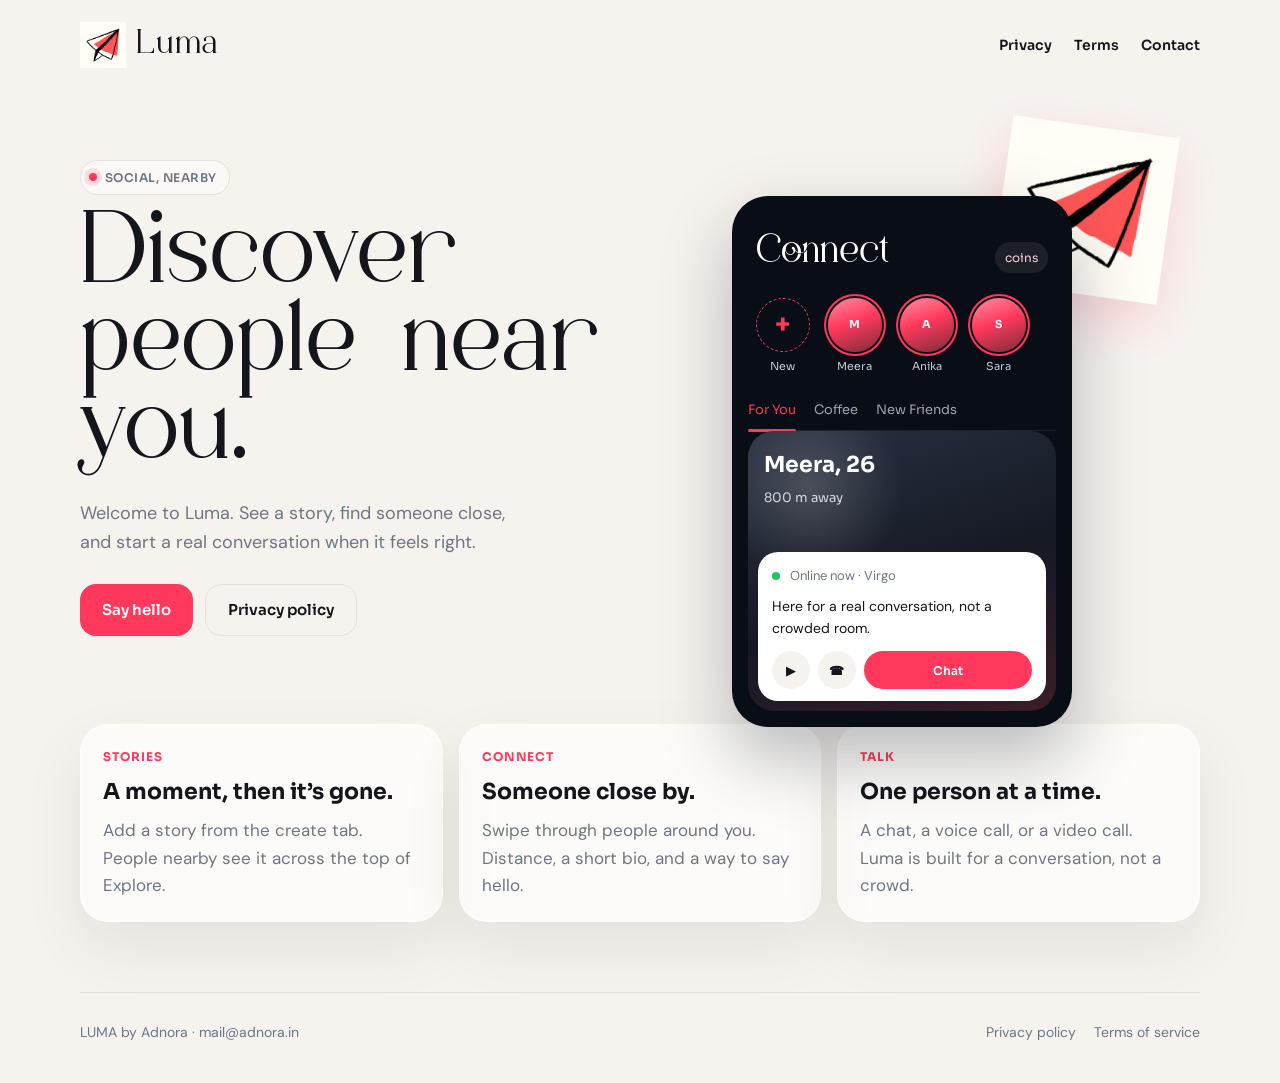
<file: index.html>
<!DOCTYPE html>
<html lang="en">
<head>
  <meta charset="utf-8">
  <meta name="viewport" content="width=device-width, initial-scale=1">
  <title>LUMA — Discover people near you</title>
  <meta name="description" content="LUMA is a social app for finding people nearby, sharing stories, and talking one to one.">
  <link rel="icon" href="assets/logo.png">
  <link rel="preconnect" href="https://fonts.googleapis.com">
  <link rel="preconnect" href="https://fonts.gstatic.com" crossorigin>
  <link href="https://fonts.googleapis.com/css2?family=DM+Sans:ital,opsz,wght@0,9..40,400;0,9..40,500;1,9..40,400&family=Sora:wght@500;600;700&display=swap" rel="stylesheet">
  <link rel="stylesheet" href="css/site.css">
</head>
<body>
  <div class="wrap">
    <nav>
      <a class="brand" href="/"><img src="assets/logo.png" alt=""><span>Luma</span></a>
      <div class="nav-links">
        <a href="/privacy-policy">Privacy</a>
        <a href="/terms-of-service">Terms</a>
        <a href="mailto:mail@adnora.in">Contact</a>
      </div>
    </nav>

    <header class="hero">
      <div>
        <p class="eyebrow"><span class="dot"></span> Social, nearby</p>
        <h1>Discover people near you.</h1>
        <p class="lede">Welcome to Luma. See a story, find someone close, and start a real conversation when it feels right.</p>
        <div class="actions">
          <a class="button" href="mailto:mail@adnora.in">Say hello</a>
          <a class="button ghost" href="/privacy-policy">Privacy policy</a>
        </div>
      </div>

      <div class="stage" aria-hidden="true">
        <img class="plane" src="assets/logo.png" alt="">
        <div class="phone">
          <div class="phone-top">
            <strong>Connect</strong>
            <span class="coins">coins</span>
          </div>
          <div class="stories">
            <div class="story"><div class="ring new">+</div>New</div>
            <div class="story"><div class="ring">M</div>Meera</div>
            <div class="story"><div class="ring">A</div>Anika</div>
            <div class="story"><div class="ring">S</div>Sara</div>
          </div>
          <div class="rail"><span class="on">For You</span><span>Coffee</span><span>New Friends</span></div>
          <div class="card">
            <div class="card-name"><b>Meera, 26</b><span>800 m away</span></div>
            <div class="sheet">
              <div class="meta"><span class="online"></span> Online now · Virgo</div>
              <p>Here for a real conversation, not a crowded room.</p>
              <div class="sheet-actions">
                <span class="circle">▶</span>
                <span class="circle">☎</span>
                <span class="chat">Chat</span>
              </div>
            </div>
          </div>
        </div>
      </div>
    </header>

    <section class="ideas">
      <article class="idea">
        <em>Stories</em>
        <h2>A moment, then it’s gone.</h2>
        <p>Add a story from the create tab. People nearby see it across the top of Explore.</p>
      </article>
      <article class="idea">
        <em>Connect</em>
        <h2>Someone close by.</h2>
        <p>Swipe through people around you. Distance, a short bio, and a way to say hello.</p>
      </article>
      <article class="idea">
        <em>Talk</em>
        <h2>One person at a time.</h2>
        <p>A chat, a voice call, or a video call. Luma is built for a conversation, not a crowd.</p>
      </article>
    </section>

    <footer>
      <div class="foot">
        <span>LUMA by Adnora · mail@adnora.in</span>
        <nav>
          <a href="/privacy-policy">Privacy policy</a>
          <a href="/terms-of-service">Terms of service</a>
        </nav>
      </div>
    </footer>
  </div>
</body>
</html>
</file>
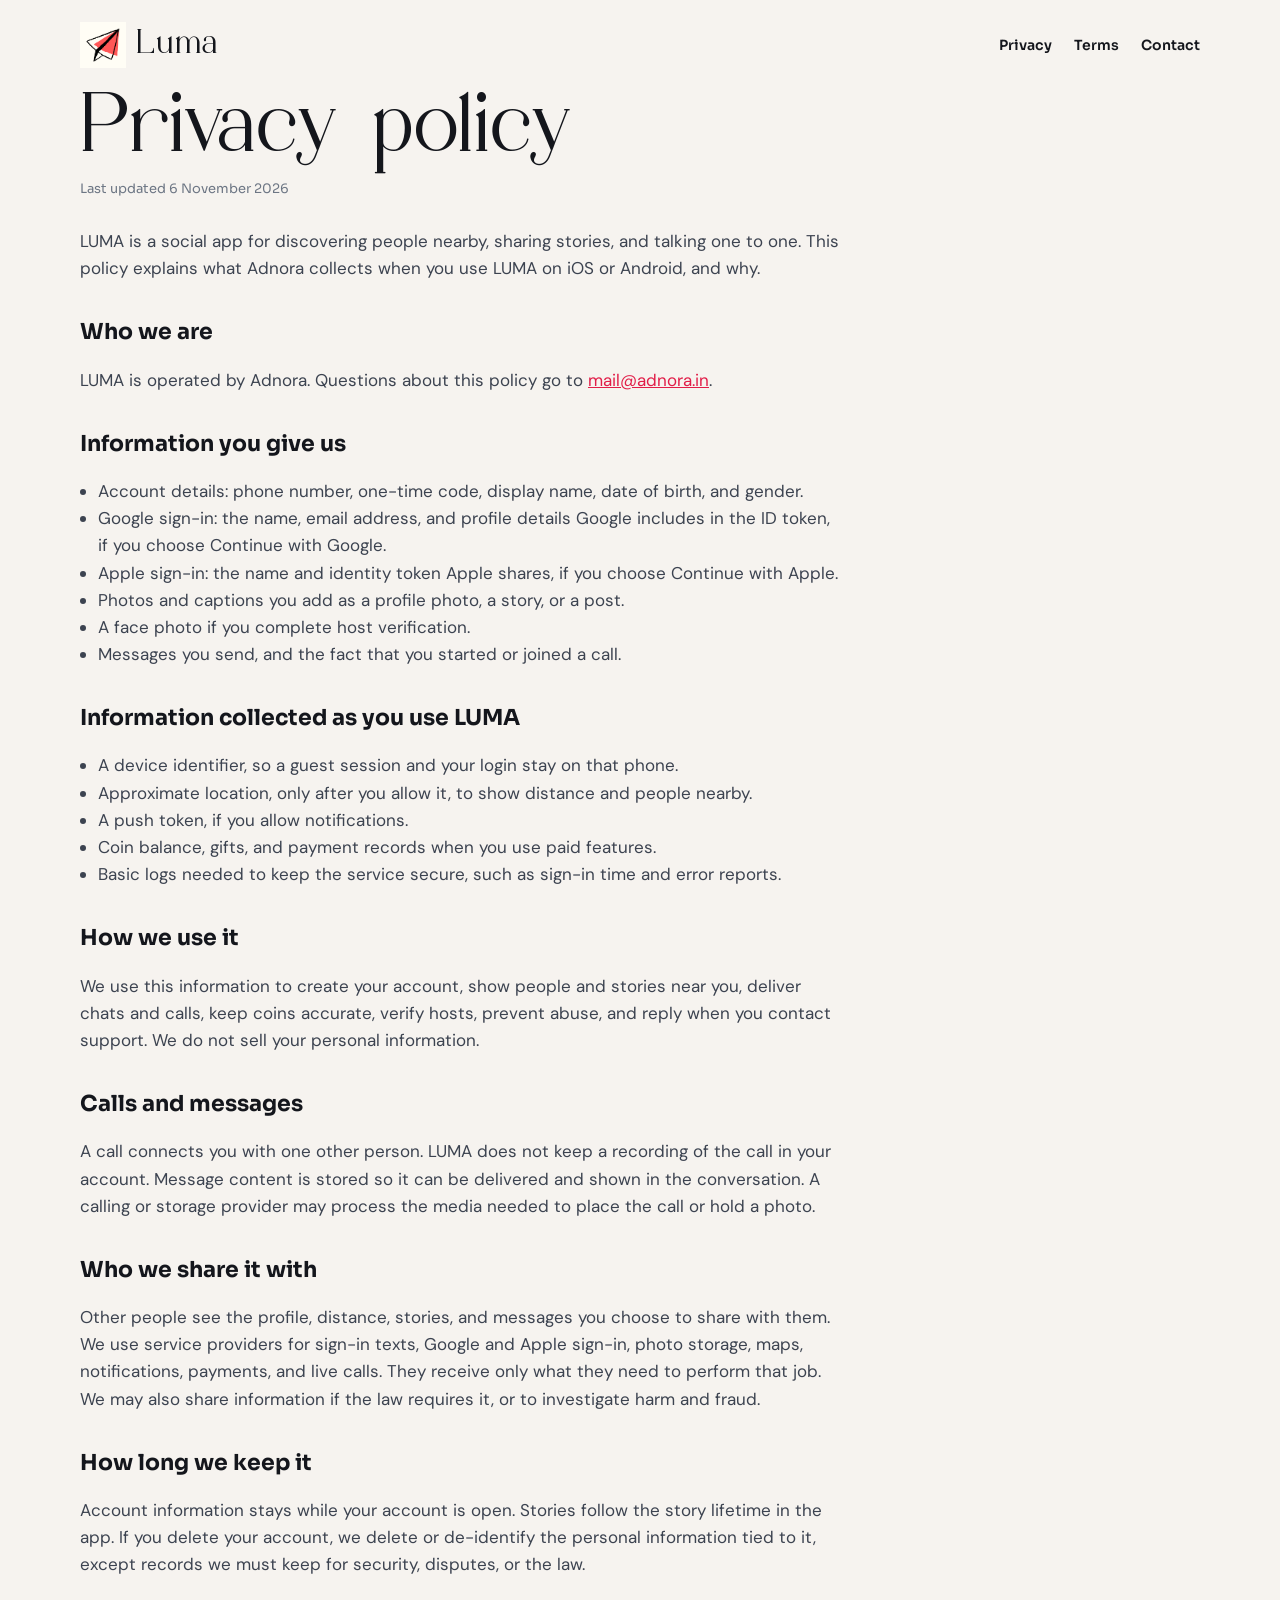
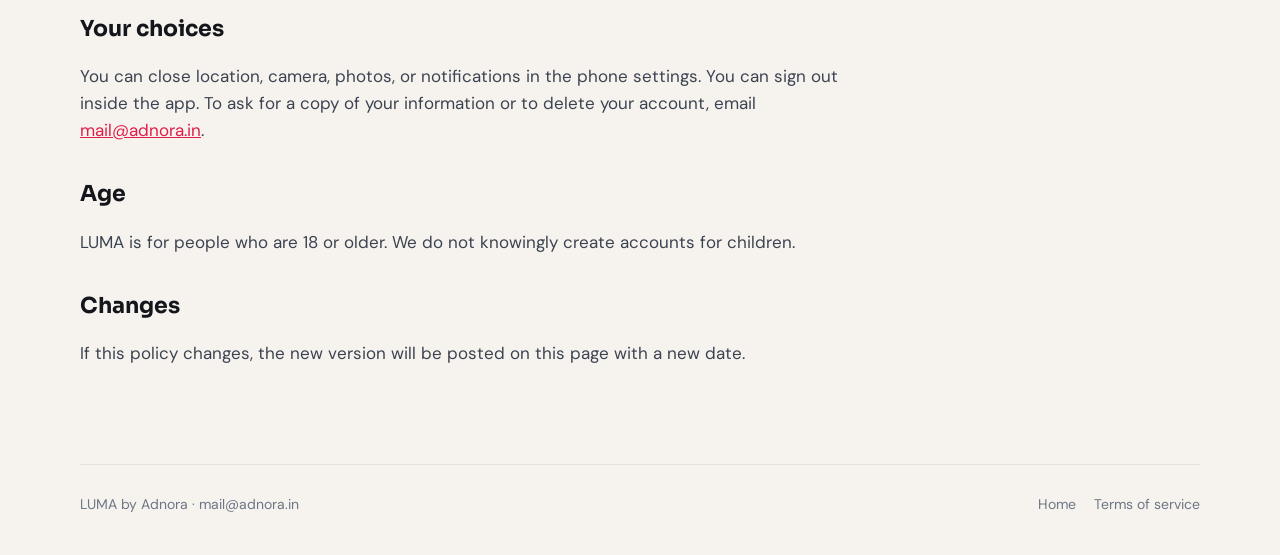
<file: privacy-policy/index.html>
<!DOCTYPE html>
<html lang="en">
<head>
  <meta charset="utf-8">
  <meta name="viewport" content="width=device-width, initial-scale=1">
  <title>Privacy policy — LUMA</title>
  <meta name="description" content="How LUMA collects, uses, and shares information when you create an account or use the app.">
  <link rel="icon" href="../assets/logo.png">
  <link rel="preconnect" href="https://fonts.googleapis.com">
  <link rel="preconnect" href="https://fonts.gstatic.com" crossorigin>
  <link href="https://fonts.googleapis.com/css2?family=DM+Sans:ital,opsz,wght@0,9..40,400;0,9..40,500&family=Sora:wght@600;700&display=swap" rel="stylesheet">
  <link rel="stylesheet" href="../css/site.css">
</head>
<body>
  <div class="wrap">
    <nav>
      <a class="brand" href="/"><img src="../assets/logo.png" alt=""><span>Luma</span></a>
      <div class="nav-links">
        <a href="/privacy-policy">Privacy</a>
        <a href="/terms-of-service">Terms</a>
        <a href="mailto:mail@adnora.in">Contact</a>
      </div>
    </nav>

    <main class="page">
      <h1>Privacy policy</h1>
      <p class="updated">Last updated 6 November 2026</p>
      <div class="prose">
        <p>LUMA is a social app for discovering people nearby, sharing stories, and talking one to one. This policy explains what Adnora collects when you use LUMA on iOS or Android, and why.</p>

        <h2>Who we are</h2>
        <p>LUMA is operated by Adnora. Questions about this policy go to <a href="mailto:mail@adnora.in">mail@adnora.in</a>.</p>

        <h2>Information you give us</h2>
        <ul>
          <li>Account details: phone number, one-time code, display name, date of birth, and gender.</li>
          <li>Google sign-in: the name, email address, and profile details Google includes in the ID token, if you choose Continue with Google.</li>
          <li>Apple sign-in: the name and identity token Apple shares, if you choose Continue with Apple.</li>
          <li>Photos and captions you add as a profile photo, a story, or a post.</li>
          <li>A face photo if you complete host verification.</li>
          <li>Messages you send, and the fact that you started or joined a call.</li>
        </ul>

        <h2>Information collected as you use LUMA</h2>
        <ul>
          <li>A device identifier, so a guest session and your login stay on that phone.</li>
          <li>Approximate location, only after you allow it, to show distance and people nearby.</li>
          <li>A push token, if you allow notifications.</li>
          <li>Coin balance, gifts, and payment records when you use paid features.</li>
          <li>Basic logs needed to keep the service secure, such as sign-in time and error reports.</li>
        </ul>

        <h2>How we use it</h2>
        <p>We use this information to create your account, show people and stories near you, deliver chats and calls, keep coins accurate, verify hosts, prevent abuse, and reply when you contact support. We do not sell your personal information.</p>

        <h2>Calls and messages</h2>
        <p>A call connects you with one other person. LUMA does not keep a recording of the call in your account. Message content is stored so it can be delivered and shown in the conversation. A calling or storage provider may process the media needed to place the call or hold a photo.</p>

        <h2>Who we share it with</h2>
        <p>Other people see the profile, distance, stories, and messages you choose to share with them. We use service providers for sign-in texts, Google and Apple sign-in, photo storage, maps, notifications, payments, and live calls. They receive only what they need to perform that job. We may also share information if the law requires it, or to investigate harm and fraud.</p>

        <h2>How long we keep it</h2>
        <p>Account information stays while your account is open. Stories follow the story lifetime in the app. If you delete your account, we delete or de-identify the personal information tied to it, except records we must keep for security, disputes, or the law.</p>

        <h2>Your choices</h2>
        <p>You can close location, camera, photos, or notifications in the phone settings. You can sign out inside the app. To ask for a copy of your information or to delete your account, email <a href="mailto:mail@adnora.in">mail@adnora.in</a>.</p>

        <h2>Age</h2>
        <p>LUMA is for people who are 18 or older. We do not knowingly create accounts for children.</p>

        <h2>Changes</h2>
        <p>If this policy changes, the new version will be posted on this page with a new date.</p>
      </div>
    </main>

    <footer>
      <div class="foot">
        <span>LUMA by Adnora · mail@adnora.in</span>
        <nav>
          <a href="/">Home</a>
          <a href="/terms-of-service">Terms of service</a>
        </nav>
      </div>
    </footer>
  </div>
</body>
</html>
</file>
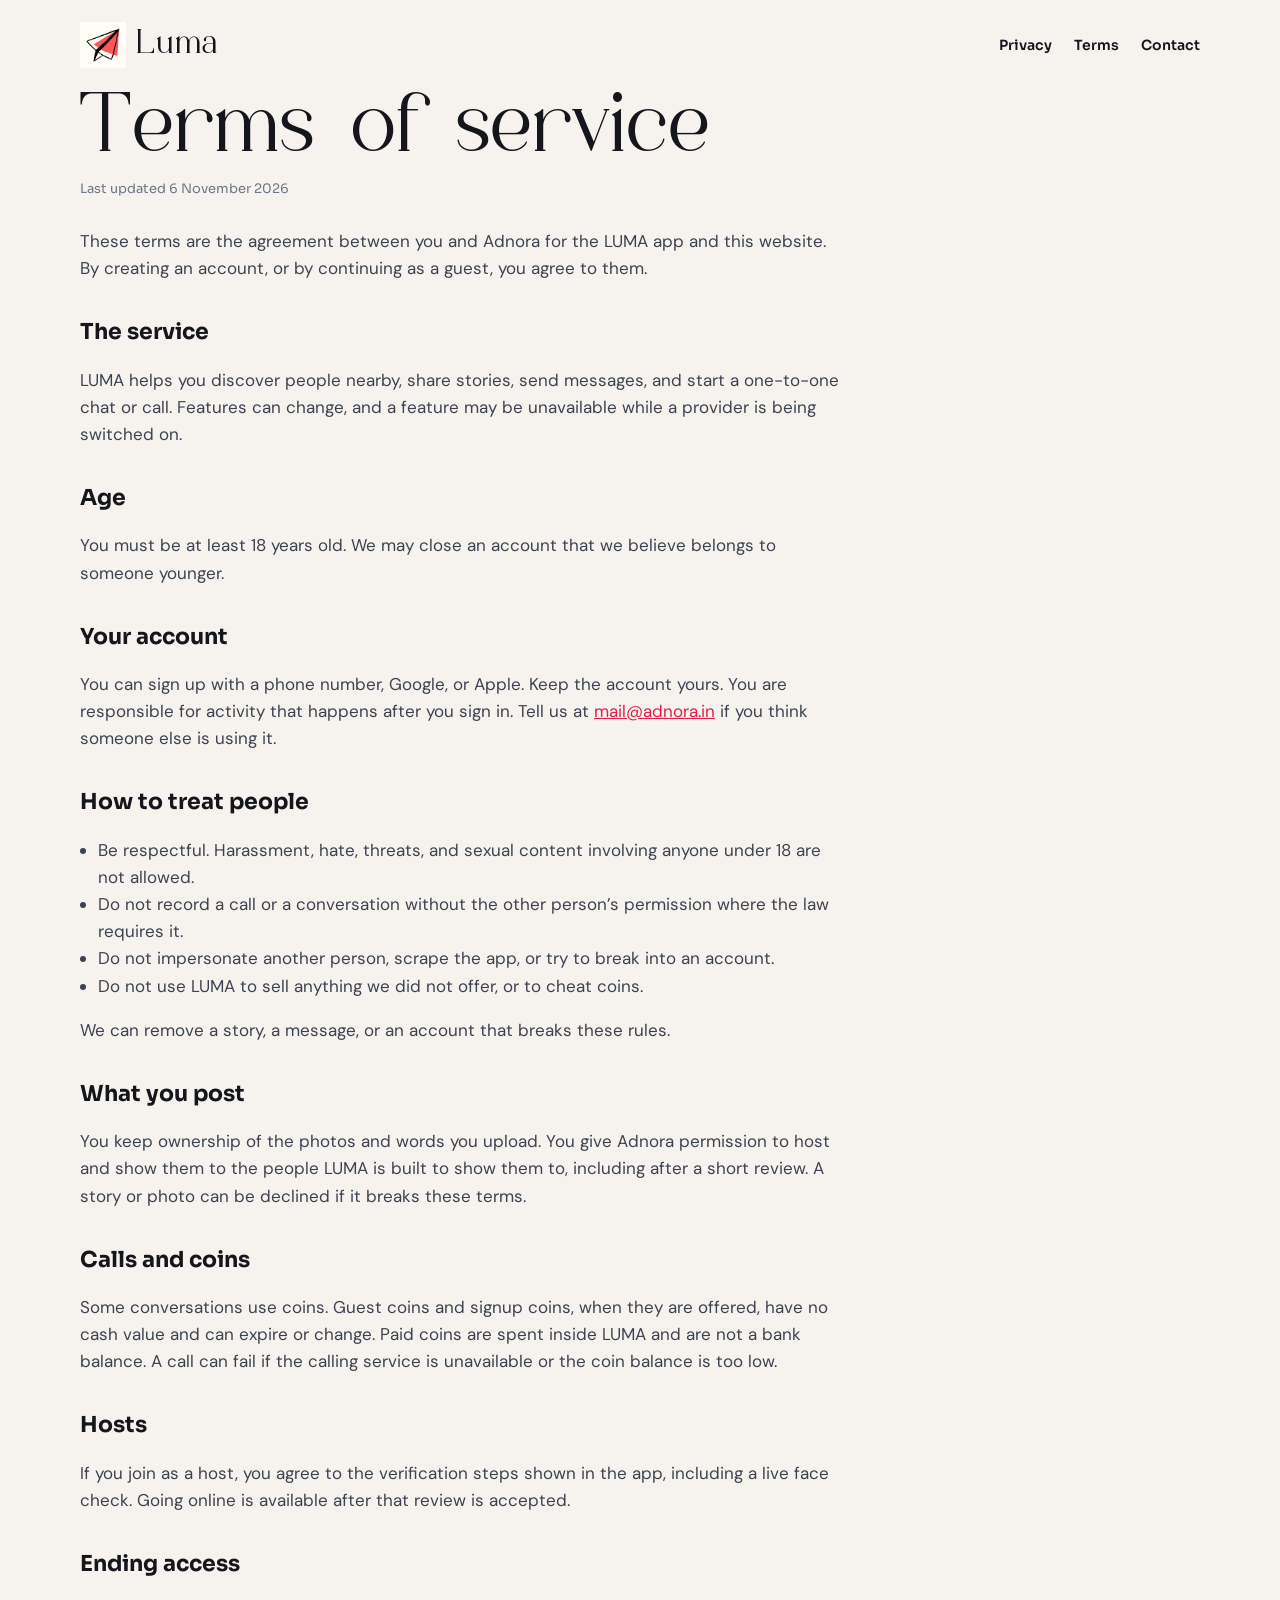
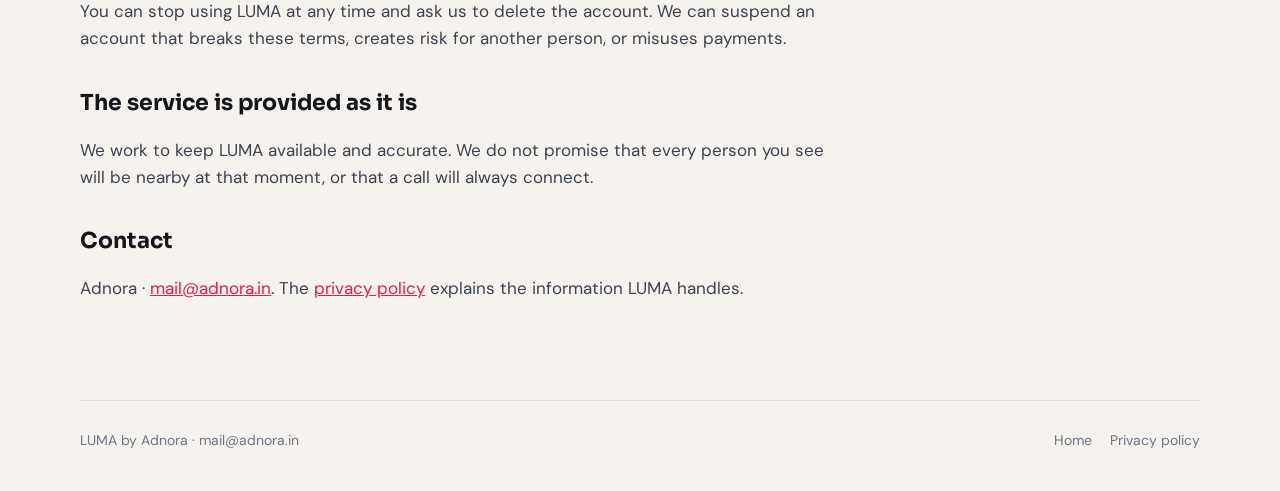
<file: terms-of-service/index.html>
<!DOCTYPE html>
<html lang="en">
<head>
  <meta charset="utf-8">
  <meta name="viewport" content="width=device-width, initial-scale=1">
  <title>Terms of service — LUMA</title>
  <meta name="description" content="The rules for using LUMA, including age, respectful use, stories, calls, and coins.">
  <link rel="icon" href="../assets/logo.png">
  <link rel="preconnect" href="https://fonts.googleapis.com">
  <link rel="preconnect" href="https://fonts.gstatic.com" crossorigin>
  <link href="https://fonts.googleapis.com/css2?family=DM+Sans:ital,opsz,wght@0,9..40,400;0,9..40,500&family=Sora:wght@600;700&display=swap" rel="stylesheet">
  <link rel="stylesheet" href="../css/site.css">
</head>
<body>
  <div class="wrap">
    <nav>
      <a class="brand" href="/"><img src="../assets/logo.png" alt=""><span>Luma</span></a>
      <div class="nav-links">
        <a href="/privacy-policy">Privacy</a>
        <a href="/terms-of-service">Terms</a>
        <a href="mailto:mail@adnora.in">Contact</a>
      </div>
    </nav>

    <main class="page">
      <h1>Terms of service</h1>
      <p class="updated">Last updated 6 November 2026</p>
      <div class="prose">
        <p>These terms are the agreement between you and Adnora for the LUMA app and this website. By creating an account, or by continuing as a guest, you agree to them.</p>

        <h2>The service</h2>
        <p>LUMA helps you discover people nearby, share stories, send messages, and start a one-to-one chat or call. Features can change, and a feature may be unavailable while a provider is being switched on.</p>

        <h2>Age</h2>
        <p>You must be at least 18 years old. We may close an account that we believe belongs to someone younger.</p>

        <h2>Your account</h2>
        <p>You can sign up with a phone number, Google, or Apple. Keep the account yours. You are responsible for activity that happens after you sign in. Tell us at <a href="mailto:mail@adnora.in">mail@adnora.in</a> if you think someone else is using it.</p>

        <h2>How to treat people</h2>
        <ul>
          <li>Be respectful. Harassment, hate, threats, and sexual content involving anyone under 18 are not allowed.</li>
          <li>Do not record a call or a conversation without the other person’s permission where the law requires it.</li>
          <li>Do not impersonate another person, scrape the app, or try to break into an account.</li>
          <li>Do not use LUMA to sell anything we did not offer, or to cheat coins.</li>
        </ul>
        <p>We can remove a story, a message, or an account that breaks these rules.</p>

        <h2>What you post</h2>
        <p>You keep ownership of the photos and words you upload. You give Adnora permission to host and show them to the people LUMA is built to show them to, including after a short review. A story or photo can be declined if it breaks these terms.</p>

        <h2>Calls and coins</h2>
        <p>Some conversations use coins. Guest coins and signup coins, when they are offered, have no cash value and can expire or change. Paid coins are spent inside LUMA and are not a bank balance. A call can fail if the calling service is unavailable or the coin balance is too low.</p>

        <h2>Hosts</h2>
        <p>If you join as a host, you agree to the verification steps shown in the app, including a live face check. Going online is available after that review is accepted.</p>

        <h2>Ending access</h2>
        <p>You can stop using LUMA at any time and ask us to delete the account. We can suspend an account that breaks these terms, creates risk for another person, or misuses payments.</p>

        <h2>The service is provided as it is</h2>
        <p>We work to keep LUMA available and accurate. We do not promise that every person you see will be nearby at that moment, or that a call will always connect.</p>

        <h2>Contact</h2>
        <p>Adnora · <a href="mailto:mail@adnora.in">mail@adnora.in</a>. The <a href="/privacy-policy">privacy policy</a> explains the information LUMA handles.</p>
      </div>
    </main>

    <footer>
      <div class="foot">
        <span>LUMA by Adnora · mail@adnora.in</span>
        <nav>
          <a href="/">Home</a>
          <a href="/privacy-policy">Privacy policy</a>
        </nav>
      </div>
    </footer>
  </div>
</body>
</html>
</file>
<file: css/site.css>
@font-face {
  font-family: "Wasted Vindey";
  src: url("../fonts/WastedVindey.ttf") format("truetype");
  font-weight: 400;
  font-style: normal;
  font-display: swap;
}

:root {
  --paper: #f6f3ef;
  --ink: #14161c;
  --muted: #6d7684;
  --line: #e4e0da;
  --coral: #ff385c;
  --coral-deep: #e11d48;
  --white: #ffffff;
  --night: #090d16;
  --sheet: #0c1018;
  --shadow: 0 24px 60px rgba(20, 22, 28, 0.08);
  --radius: 28px;
}

* { box-sizing: border-box; }

html { scroll-behavior: smooth; }

body {
  margin: 0;
  background: var(--paper);
  color: var(--ink);
  font-family: "DM Sans", sans-serif;
  font-size: 17px;
  line-height: 1.6;
}

img { max-width: 100%; display: block; }

a { color: inherit; }

.wrap {
  width: min(1120px, calc(100% - 40px));
  margin: 0 auto;
}

nav {
  display: flex;
  align-items: center;
  justify-content: space-between;
  padding: 22px 0 8px;
}

.brand {
  display: flex;
  align-items: center;
  gap: 10px;
  text-decoration: none;
}

.brand img {
  width: 46px;
  height: 46px;
  object-fit: contain;
}

.brand span {
  font-family: "Wasted Vindey", "Sora", sans-serif;
  font-size: 34px;
  letter-spacing: 0.04em;
  line-height: 1;
}

.nav-links {
  display: flex;
  align-items: center;
  gap: 22px;
  font-family: "Sora", sans-serif;
  font-size: 14px;
  font-weight: 600;
}

.nav-links a { text-decoration: none; }

.nav-links a:hover { color: var(--coral); }

.hero {
  display: grid;
  grid-template-columns: 1.05fr 0.95fr;
  gap: 48px;
  align-items: center;
  padding: 42px 0 28px;
}

.eyebrow {
  display: inline-flex;
  align-items: center;
  gap: 8px;
  margin: 0 0 18px;
  padding: 7px 12px 7px 8px;
  border: 1px solid var(--line);
  border-radius: 999px;
  background: rgba(255, 255, 255, 0.55);
  font-family: "Sora", sans-serif;
  font-size: 12px;
  font-weight: 600;
  letter-spacing: 0.04em;
  text-transform: uppercase;
  color: var(--muted);
}

.dot {
  width: 8px;
  height: 8px;
  border-radius: 50%;
  background: var(--coral);
  box-shadow: 0 0 0 5px rgba(255, 56, 92, 0.15);
}

h1 {
  margin: 0;
  font-family: "Wasted Vindey", "Sora", sans-serif;
  font-size: clamp(64px, 8vw, 104px);
  font-weight: 400;
  line-height: 0.86;
  letter-spacing: 0.01em;
}

.lede {
  max-width: 460px;
  margin: 22px 0 0;
  color: var(--muted);
  font-size: 18px;
}

.actions {
  display: flex;
  flex-wrap: wrap;
  gap: 12px;
  margin-top: 28px;
}

.button {
  display: inline-flex;
  align-items: center;
  justify-content: center;
  min-height: 52px;
  padding: 0 22px;
  border-radius: 16px;
  background: var(--coral);
  color: white;
  font-family: "Sora", sans-serif;
  font-size: 15px;
  font-weight: 600;
  text-decoration: none;
}

.button.ghost {
  background: transparent;
  color: var(--ink);
  border: 1px solid var(--line);
}

.stage {
  position: relative;
  min-height: 560px;
}

.plane {
  position: absolute;
  width: 168px;
  right: 6%;
  top: 8px;
  transform: rotate(8deg);
  filter: drop-shadow(0 18px 24px rgba(255, 56, 92, 0.18));
}

.phone {
  position: absolute;
  left: 8%;
  top: 78px;
  width: min(340px, 100%);
  padding: 18px 16px 16px;
  border-radius: 36px;
  background: var(--night);
  color: white;
  box-shadow: 0 30px 70px rgba(9, 13, 22, 0.28);
}

.phone-top {
  display: flex;
  justify-content: space-between;
  align-items: baseline;
  padding: 6px 8px 14px;
}

.phone-top strong {
  font-family: "Wasted Vindey", "Sora", sans-serif;
  font-size: 40px;
  font-weight: 400;
}

.coins {
  padding: 6px 10px;
  border-radius: 999px;
  background: rgba(255, 255, 255, 0.08);
  color: #ffd0d8;
  font-family: "Sora", sans-serif;
  font-size: 12px;
}

.stories {
  display: flex;
  gap: 14px;
  padding: 0 6px 16px;
}

.story {
  width: 58px;
  text-align: center;
  font-family: "Sora", sans-serif;
  font-size: 11px;
  color: #c5cad3;
}

.ring {
  width: 54px;
  height: 54px;
  margin: 0 auto 6px;
  border-radius: 50%;
  display: grid;
  place-items: center;
  background:
    linear-gradient(160deg, #ff8fa3, #ff385c 45%, #7c2d3a);
  box-shadow: 0 0 0 2px var(--night), 0 0 0 4px #ff385c;
  font-family: "Sora", sans-serif;
  font-weight: 700;
  color: white;
}

.ring.new {
  background: transparent;
  border: 1.5px dashed #ff385c;
  box-shadow: none;
  color: #ff385c;
  font-size: 26px;
  line-height: 1;
}

.card {
  position: relative;
  height: 280px;
  border-radius: 26px;
  overflow: hidden;
  background:
    radial-gradient(circle at 20% 20%, rgba(255, 255, 255, 0.18), transparent 28%),
    linear-gradient(160deg, #2a3142 0%, #151924 55%, #3a1d27 100%);
}

.card-name {
  position: absolute;
  left: 16px;
  top: 16px;
  font-family: "Sora", sans-serif;
}

.card-name b { display: block; font-size: 22px; }

.card-name span { color: #d5d8df; font-size: 13px; }

.sheet {
  position: absolute;
  left: 10px;
  right: 10px;
  bottom: 10px;
  padding: 14px 14px 12px;
  border-radius: 20px;
  background: white;
  color: var(--ink);
}

.meta {
  display: flex;
  gap: 10px;
  align-items: center;
  color: var(--muted);
  font-size: 13px;
}

.online {
  width: 8px;
  height: 8px;
  border-radius: 50%;
  background: #22c55e;
}

.sheet p {
  margin: 8px 0 12px;
  font-size: 14px;
}

.sheet-actions {
  display: flex;
  gap: 8px;
}

.circle, .chat {
  height: 38px;
  border-radius: 999px;
  display: grid;
  place-items: center;
  background: var(--paper);
  font-family: "Sora", sans-serif;
  font-size: 12px;
  font-weight: 600;
}

.circle { width: 38px; }

.chat { flex: 1; background: var(--coral); color: white; }

.rail {
  display: flex;
  gap: 18px;
  margin-top: 8px;
  padding-bottom: 10px;
  border-bottom: 1.5px solid #1c2230;
  font-family: "Sora", sans-serif;
  font-size: 13px;
  color: #9aa3b2;
}

.rail .on {
  color: var(--coral);
  position: relative;
}

.rail .on:after {
  content: "";
  position: absolute;
  left: 0;
  right: 0;
  bottom: -12px;
  height: 3px;
  border-radius: 99px;
  background: var(--coral);
}

.ideas {
  display: grid;
  grid-template-columns: repeat(3, 1fr);
  gap: 16px;
  padding: 18px 0 70px;
}

.idea {
  padding: 22px;
  border-radius: var(--radius);
  background: rgba(255, 255, 255, 0.62);
  border: 1px solid rgba(255, 255, 255, 0.8);
  box-shadow: var(--shadow);
}

.idea em {
  display: block;
  margin-bottom: 8px;
  color: var(--coral);
  font-family: "Sora", sans-serif;
  font-size: 12px;
  font-style: normal;
  font-weight: 700;
  letter-spacing: 0.08em;
  text-transform: uppercase;
}

.idea h2 {
  margin: 0 0 8px;
  font-family: "Sora", sans-serif;
  font-size: 22px;
}

.idea p { margin: 0; color: var(--muted); }

.page {
  padding: 18px 0 80px;
}

.page h1 {
  font-size: clamp(56px, 7vw, 84px);
  margin-bottom: 8px;
}

.updated {
  color: var(--muted);
  font-family: "Sora", sans-serif;
  font-size: 13px;
}

.prose {
  width: min(760px, 100%);
  margin-top: 28px;
}

.prose h2 {
  margin: 32px 0 8px;
  font-family: "Sora", sans-serif;
  font-size: 22px;
}

.prose p, .prose li { color: #3c4350; }

.prose ul { padding-left: 18px; }

.prose a { color: var(--coral-deep); }

footer {
  border-top: 1px solid var(--line);
  padding: 28px 0 40px;
}

.foot {
  display: flex;
  justify-content: space-between;
  gap: 18px;
  align-items: center;
  color: var(--muted);
  font-size: 14px;
}

.foot nav { padding: 0; gap: 18px; }

.foot a { text-decoration: none; }

.foot a:hover { color: var(--coral); }

@media (max-width: 860px) {
  .hero, .ideas { grid-template-columns: 1fr; }
  .stage { min-height: 0; padding-top: 12px; }
  .phone { position: relative; left: 0; top: 0; width: min(340px, 100%); }
  .plane { top: -8px; right: 0; width: 112px; }
  .nav-links { gap: 14px; }
  .foot { flex-direction: column; align-items: flex-start; }
}
</file>
